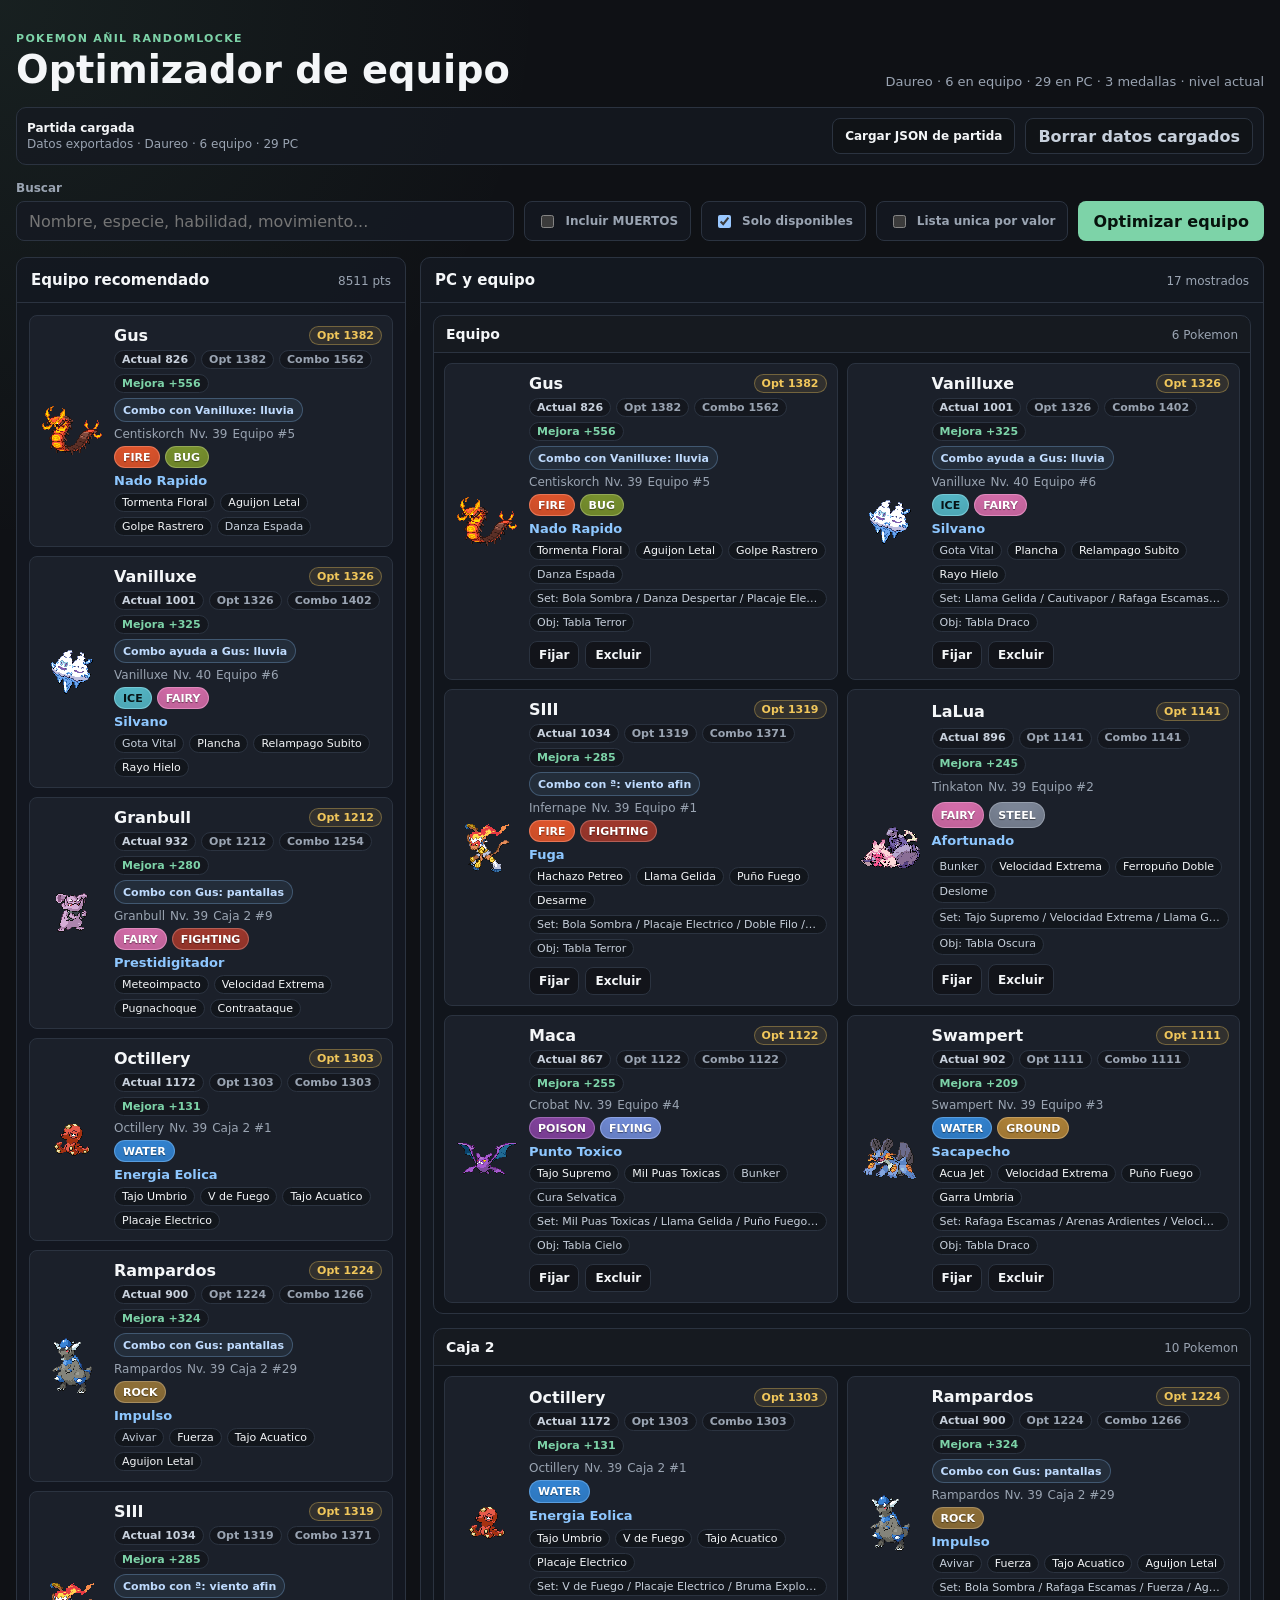
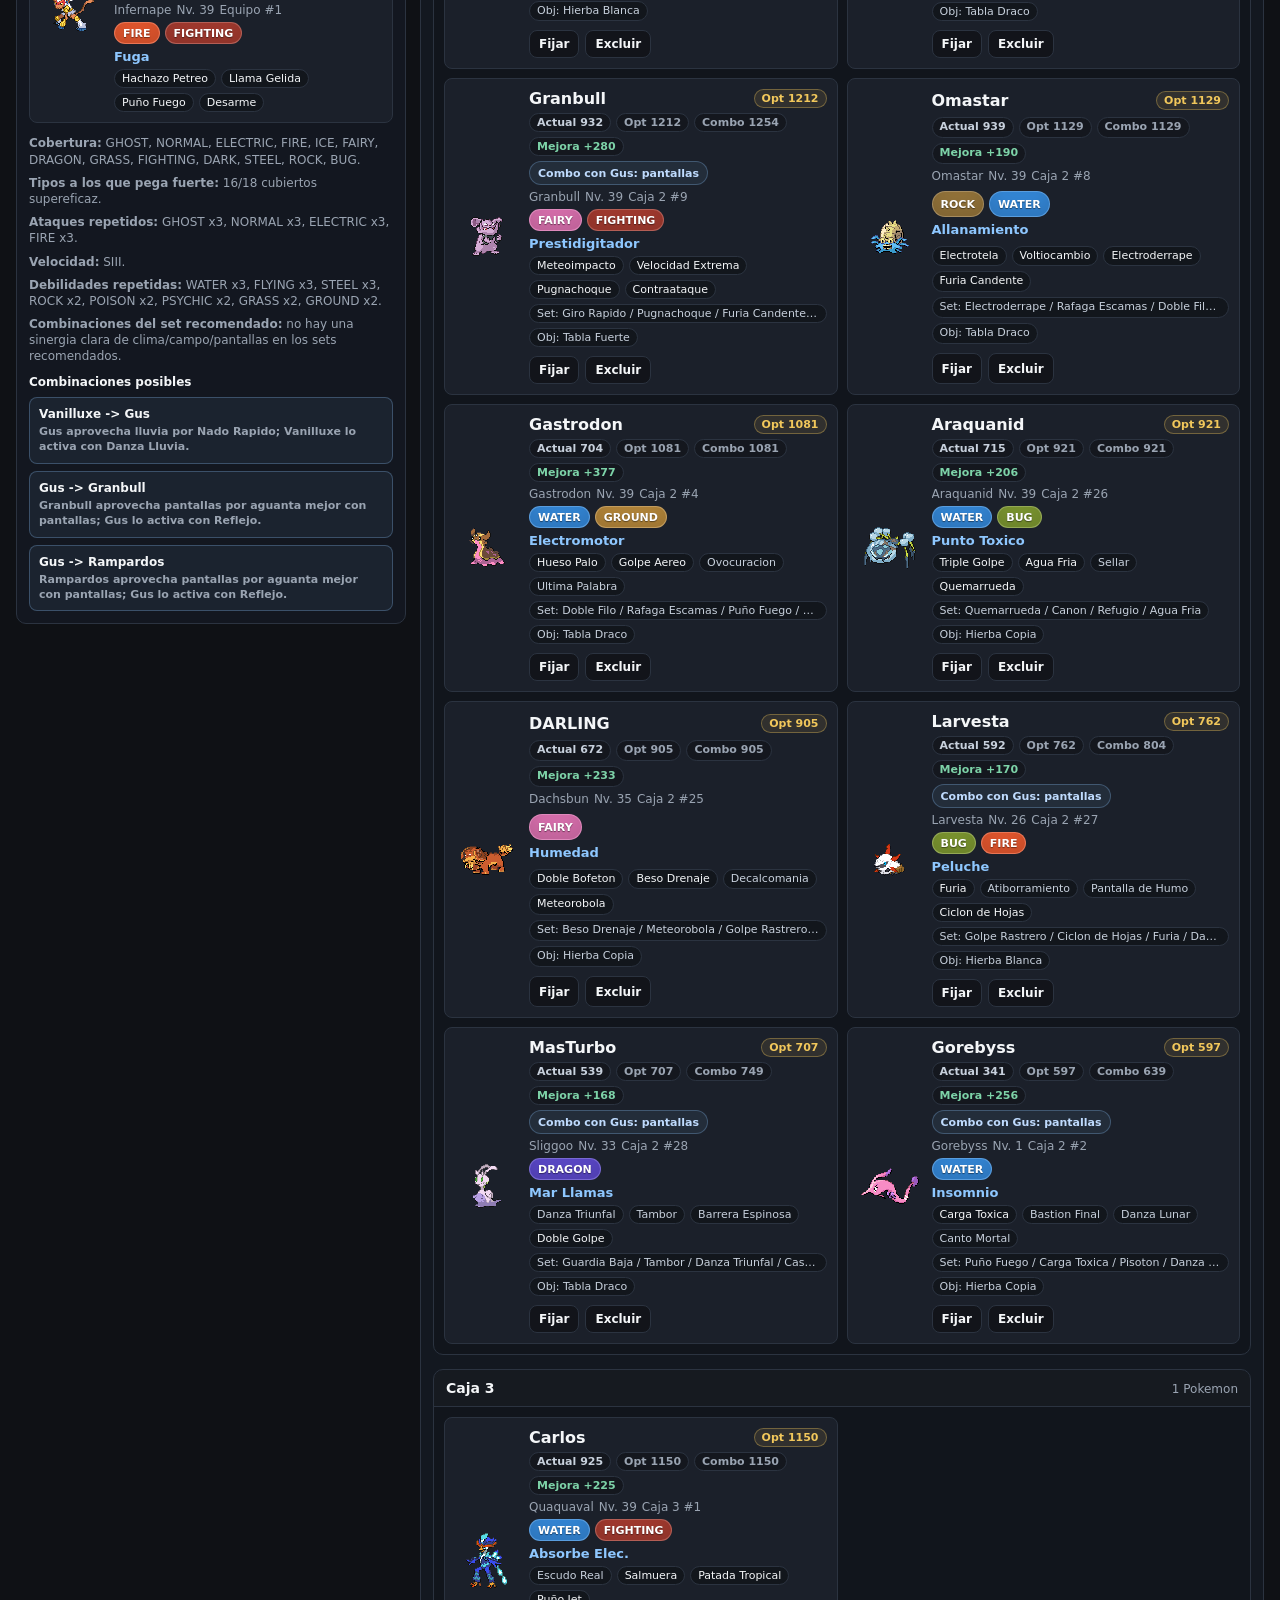
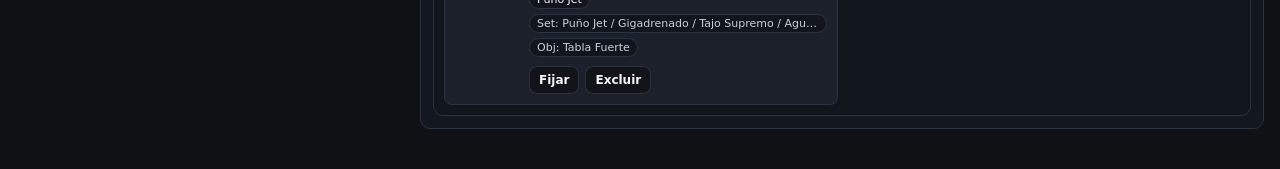
<file: index.html>
<!doctype html>
<html lang="es">
  <head>
    <meta charset="utf-8" />
    <meta name="viewport" content="width=device-width, initial-scale=1" />
    <title>Optimizador Pokemon Añil</title>
    <link rel="stylesheet" href="styles.css" />
  </head>
  <body>
    <main class="app">
      <section class="topbar">
        <div>
          <p class="eyebrow">Pokemon Añil Randomlocke</p>
          <h1>Optimizador de equipo</h1>
        </div>
        <div class="summary" id="summary"></div>
      </section>

      <section class="import-panel" aria-label="Cargar partida">
        <div>
          <strong>Partida cargada</strong>
          <span id="dataStatus">Sin partida cargada</span>
        </div>
        <label class="file-button">
          <input id="saveFileInput" type="file" accept=".json,application/json" />
          <span>Cargar JSON de partida</span>
        </label>
        <button id="resetDataBtn" type="button" class="secondary-button">Borrar datos cargados</button>
      </section>

      <section class="controls" aria-label="Controles">
        <label class="search">
          <span>Buscar</span>
          <input id="searchInput" type="search" placeholder="Nombre, especie, habilidad, movimiento..." />
        </label>
        <label class="toggle">
          <input id="includeDead" type="checkbox" />
          <span>Incluir MUERTOS</span>
        </label>
        <label class="toggle">
          <input id="onlyAvailable" type="checkbox" checked />
          <span>Solo disponibles</span>
        </label>
        <label class="toggle">
          <input id="flatList" type="checkbox" />
          <span>Lista unica por valor</span>
        </label>
        <button id="optimizeBtn" type="button">Optimizar equipo</button>
      </section>

      <section class="layout">
        <aside class="panel recommendation">
          <div class="panel-head">
            <h2>Equipo recomendado</h2>
            <p id="teamScore"></p>
          </div>
          <div id="recommendedTeam" class="team"></div>
          <div id="teamNotes" class="notes"></div>
        </aside>

        <section class="panel roster-panel">
          <div class="panel-head">
            <h2>PC y equipo</h2>
            <p id="rosterCount"></p>
          </div>
          <div id="roster" class="roster"></div>
        </section>
      </section>
    </main>

    <div id="detailOverlay" class="detail-overlay" hidden>
      <section class="detail-panel" role="dialog" aria-modal="true" aria-labelledby="detailTitle">
        <div class="detail-head">
          <div id="detailTitle"></div>
          <button id="closeDetail" type="button" aria-label="Cerrar">Cerrar</button>
        </div>
        <div id="detailBody"></div>
      </section>
    </div>

    <script src="app-data.js"></script>
    <script src="app.js"></script>
  </body>
</html>
</file>
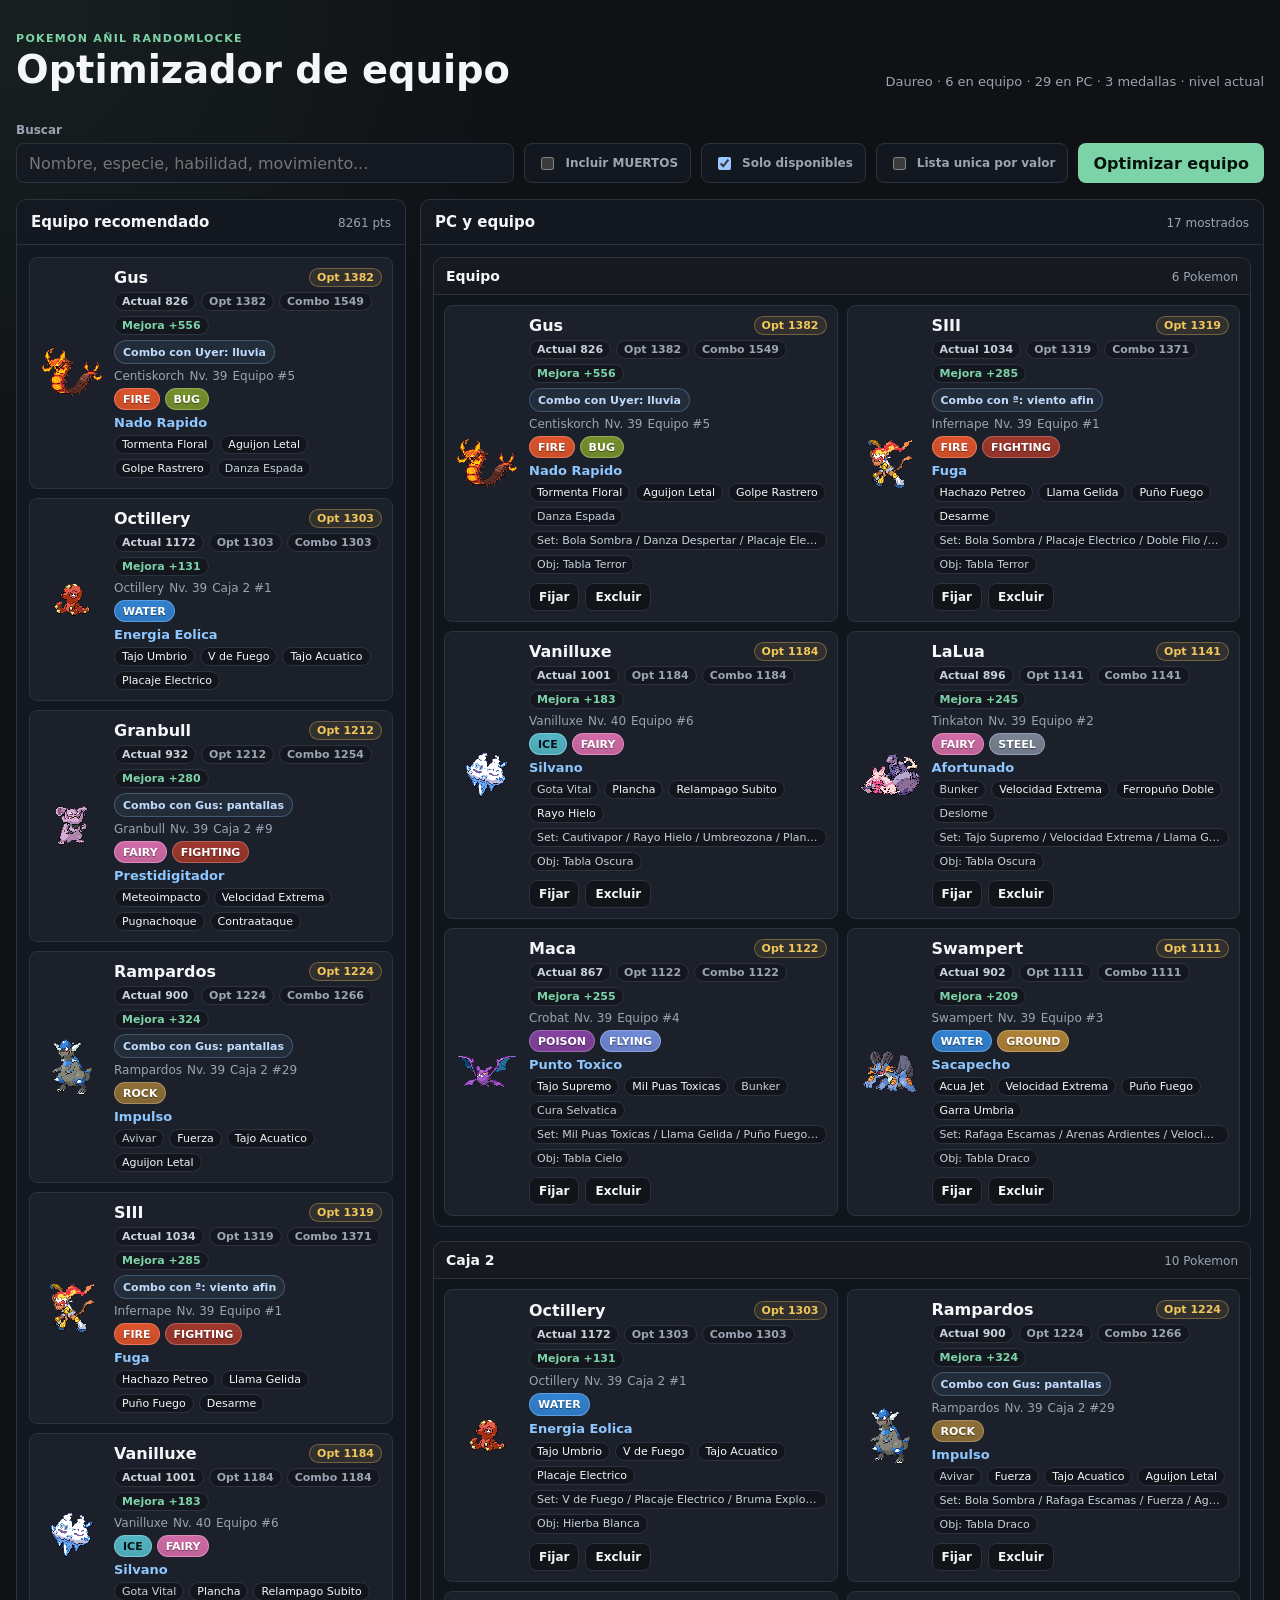
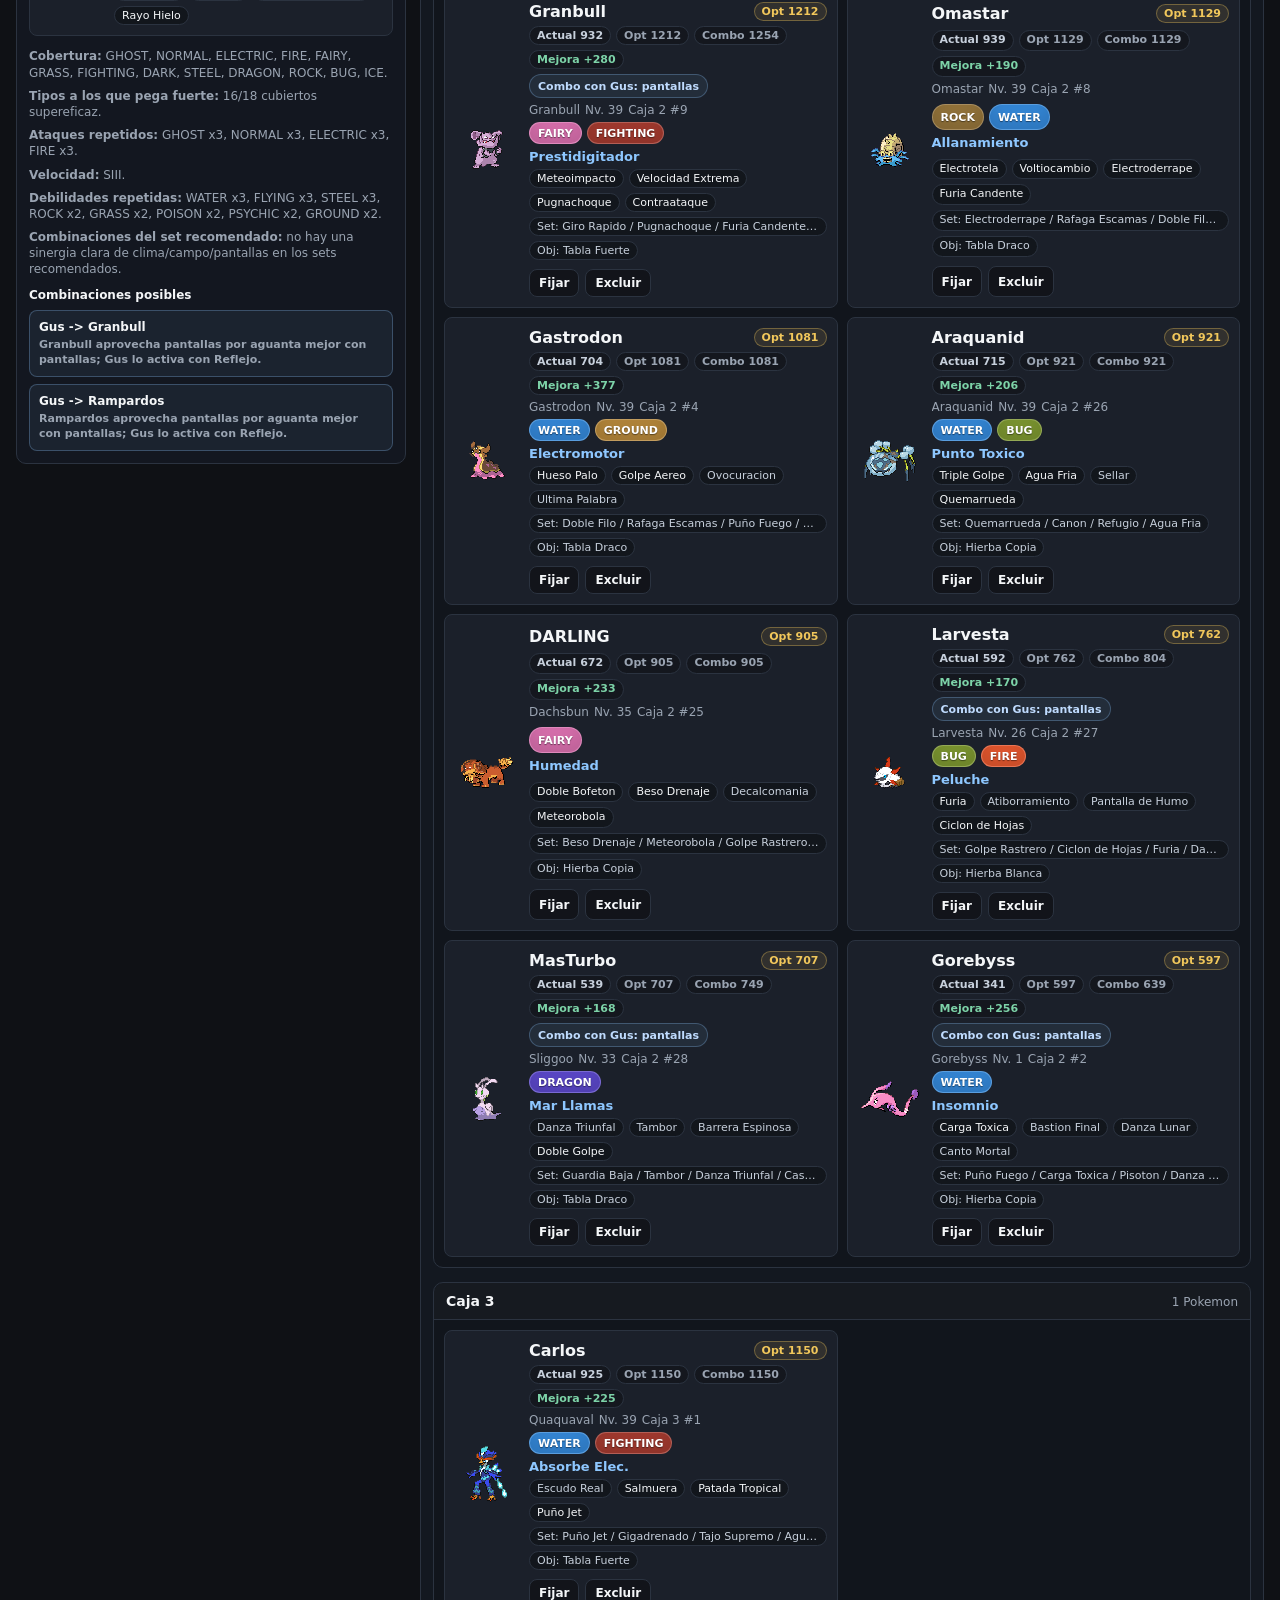
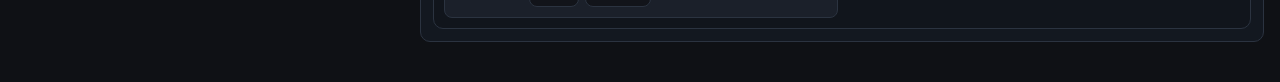
<file: anil_optimizer/index.html>
<!doctype html>
<html lang="es">
  <head>
    <meta charset="utf-8" />
    <meta name="viewport" content="width=device-width, initial-scale=1" />
    <title>Optimizador Pokemon Añil</title>
    <link rel="stylesheet" href="styles.css" />
  </head>
  <body>
    <main class="app">
      <section class="topbar">
        <div>
          <p class="eyebrow">Pokemon Añil Randomlocke</p>
          <h1>Optimizador de equipo</h1>
        </div>
        <div class="summary" id="summary"></div>
      </section>

      <section class="controls" aria-label="Controles">
        <label class="search">
          <span>Buscar</span>
          <input id="searchInput" type="search" placeholder="Nombre, especie, habilidad, movimiento..." />
        </label>
        <label class="toggle">
          <input id="includeDead" type="checkbox" />
          <span>Incluir MUERTOS</span>
        </label>
        <label class="toggle">
          <input id="onlyAvailable" type="checkbox" checked />
          <span>Solo disponibles</span>
        </label>
        <label class="toggle">
          <input id="flatList" type="checkbox" />
          <span>Lista unica por valor</span>
        </label>
        <button id="optimizeBtn" type="button">Optimizar equipo</button>
      </section>

      <section class="layout">
        <aside class="panel recommendation">
          <div class="panel-head">
            <h2>Equipo recomendado</h2>
            <p id="teamScore"></p>
          </div>
          <div id="recommendedTeam" class="team"></div>
          <div id="teamNotes" class="notes"></div>
        </aside>

        <section class="panel roster-panel">
          <div class="panel-head">
            <h2>PC y equipo</h2>
            <p id="rosterCount"></p>
          </div>
          <div id="roster" class="roster"></div>
        </section>
      </section>
    </main>

    <div id="detailOverlay" class="detail-overlay" hidden>
      <section class="detail-panel" role="dialog" aria-modal="true" aria-labelledby="detailTitle">
        <div class="detail-head">
          <div id="detailTitle"></div>
          <button id="closeDetail" type="button" aria-label="Cerrar">Cerrar</button>
        </div>
        <div id="detailBody"></div>
      </section>
    </div>

    <script src="app-data.js"></script>
    <script src="app.js"></script>
  </body>
</html>
</file>
<file: styles.css>
:root {
  color-scheme: dark;
  --bg: #0f1115;
  --surface: #151922;
  --surface-2: #1b202a;
  --surface-3: #222834;
  --text: #f4f6f8;
  --muted: #9aa4b2;
  --soft: #c7d0dc;
  --line: #2b3340;
  --accent: #7dd3a8;
  --accent-ink: #07130d;
  --gold: #f1c75b;
  --blue: #8ec7ff;
}

* {
  box-sizing: border-box;
}

[hidden] {
  display: none !important;
}

body {
  margin: 0;
  min-height: 100vh;
  background: radial-gradient(circle at top left, rgba(125, 211, 168, .08), transparent 34rem), var(--bg);
  color: var(--text);
  font-family: Inter, ui-sans-serif, system-ui, -apple-system, BlinkMacSystemFont, "Segoe UI", sans-serif;
}

.app {
  width: min(1500px, calc(100vw - 32px));
  margin: 0 auto;
  padding: 24px 0 40px;
}

.topbar {
  display: flex;
  align-items: flex-end;
  justify-content: space-between;
  gap: 24px;
  padding: 8px 0 18px;
}

.eyebrow {
  margin: 0 0 6px;
  color: var(--accent);
  font-size: 11px;
  font-weight: 850;
  text-transform: uppercase;
  letter-spacing: .12em;
}

h1,
h2,
h3,
p {
  margin: 0;
}

h1 {
  font-size: clamp(28px, 3vw, 42px);
  line-height: 1;
}

h2 {
  font-size: 15px;
}

.summary {
  color: var(--muted);
  font-size: 13px;
  text-align: right;
}

.import-panel {
  display: grid;
  grid-template-columns: minmax(260px, 1fr) auto auto;
  gap: 10px;
  align-items: center;
  border: 1px solid var(--line);
  border-radius: 10px;
  background: rgba(21, 25, 34, .72);
  padding: 10px;
}

.import-panel div {
  display: grid;
  gap: 2px;
}

.import-panel strong {
  font-size: 12px;
}

.import-panel span,
.file-button span {
  color: var(--muted);
  font-size: 12px;
}

.file-button input {
  position: absolute;
  width: 1px;
  height: 1px;
  opacity: 0;
  pointer-events: none;
}

.file-button span,
.secondary-button {
  display: inline-flex;
  align-items: center;
  justify-content: center;
  min-height: 36px;
  border: 1px solid var(--line);
  border-radius: 8px;
  background: rgba(15, 17, 21, .65);
  color: var(--text);
  padding: 0 12px;
  font-weight: 850;
  cursor: pointer;
}

.secondary-button {
  color: var(--soft);
}

.controls {
  display: grid;
  grid-template-columns: minmax(280px, 1fr) auto auto auto auto;
  gap: 10px;
  align-items: end;
  padding: 16px 0;
}

.search {
  display: grid;
  gap: 6px;
}

.search span,
.toggle span {
  color: var(--muted);
  font-size: 12px;
  font-weight: 750;
}

input[type="search"],
.toggle,
button {
  min-height: 40px;
  border-radius: 8px;
  font: inherit;
}

input[type="search"] {
  width: 100%;
  border: 1px solid var(--line);
  background: rgba(21, 25, 34, .92);
  color: var(--text);
  padding: 0 12px;
  outline: none;
}

input[type="search"]:focus {
  border-color: rgba(125, 211, 168, .7);
}

.toggle {
  display: flex;
  align-items: center;
  gap: 8px;
  padding: 0 12px;
  border: 1px solid var(--line);
  background: rgba(21, 25, 34, .78);
}

button {
  border: 0;
  background: var(--accent);
  color: var(--accent-ink);
  padding: 0 15px;
  font-weight: 850;
  cursor: pointer;
}

.layout {
  display: grid;
  grid-template-columns: 390px minmax(0, 1fr);
  gap: 14px;
  align-items: start;
}

.panel {
  border: 1px solid var(--line);
  border-radius: 10px;
  background: rgba(21, 25, 34, .9);
  overflow: hidden;
}

.recommendation {
  position: sticky;
  top: 14px;
}

.panel-head,
.box-head {
  display: flex;
  align-items: baseline;
  justify-content: space-between;
  gap: 16px;
}

.panel-head {
  padding: 13px 14px;
  border-bottom: 1px solid var(--line);
}

.panel-head p,
.box-head span,
.notes,
.meta {
  color: var(--muted);
  font-size: 12px;
}

.team,
.roster {
  display: grid;
}

.team {
  gap: 9px;
  padding: 12px;
}

.roster {
  gap: 14px;
  padding: 12px;
}

.team-card,
.poke-card {
  display: grid;
  grid-template-columns: 64px 1fr;
  gap: 10px;
  overflow: hidden;
  border: 1px solid var(--line);
  border-radius: 8px;
  background: var(--surface-2);
  padding: 10px;
}

.poke-card {
  min-height: 140px;
  cursor: pointer;
  transition: border-color .15s ease, transform .15s ease, background .15s ease;
}

.poke-card:hover {
  border-color: rgba(125, 211, 168, .55);
  background: var(--surface-3);
  transform: translateY(-1px);
}

.team-card.change-enter,
.poke-card.change-enter {
  border-color: rgba(125, 211, 168, .8);
  box-shadow: 0 0 0 1px rgba(125, 211, 168, .18), inset 3px 0 0 var(--accent);
}

.team-card.change-leave,
.poke-card.change-leave {
  border-color: rgba(248, 113, 113, .72);
  box-shadow: 0 0 0 1px rgba(248, 113, 113, .12), inset 3px 0 0 #f87171;
}

.team-card.change-stay,
.poke-card.change-stay {
  border-color: rgba(142, 199, 255, .55);
  box-shadow: inset 3px 0 0 #8ec7ff;
}

.poke-card.dead {
  opacity: .56;
}

.sprite {
  width: 64px;
  height: 64px;
  object-fit: contain;
  image-rendering: pixelated;
  align-self: center;
}

.poke-main {
  display: grid;
  gap: 5px;
  min-width: 0;
}

.name-row {
  display: flex;
  align-items: center;
  justify-content: space-between;
  gap: 10px;
  min-width: 0;
}

.poke-name {
  flex: 1 1 auto;
  min-width: 0;
  color: var(--text);
  font-weight: 850;
  overflow-wrap: anywhere;
}

.score {
  flex: 0 0 auto;
  min-width: max-content;
  border: 1px solid rgba(241, 199, 91, .35);
  border-radius: 999px;
  background: rgba(241, 199, 91, .1);
  color: var(--gold);
  padding: 2px 7px;
  font-size: 11px;
  font-weight: 850;
}

.score-row {
  display: flex;
  flex-wrap: wrap;
  gap: 5px;
}

.score-row span {
  border: 1px solid var(--line);
  border-radius: 999px;
  background: rgba(15, 17, 21, .55);
  color: var(--muted);
  padding: 2px 7px;
  font-size: 11px;
  font-weight: 800;
}

.score-row span:first-child {
  color: var(--soft);
}

.score-row span:last-child {
  color: var(--accent);
}

.combo-hint {
  width: max-content;
  max-width: 100%;
  min-height: 24px;
  border: 1px solid rgba(142, 199, 255, .28);
  border-radius: 999px;
  background: rgba(142, 199, 255, .08);
  color: #bfdbfe;
  padding: 2px 8px;
  overflow: hidden;
  text-overflow: ellipsis;
  white-space: nowrap;
  font-size: 11px;
  font-weight: 850;
}

.change-badge {
  width: max-content;
  max-width: 100%;
  border: 1px solid rgba(125, 211, 168, .32);
  border-radius: 999px;
  background: rgba(125, 211, 168, .1);
  color: var(--accent);
  padding: 2px 7px;
  font-size: 11px;
  font-weight: 850;
}

.change-leave .change-badge {
  border-color: rgba(248, 113, 113, .35);
  background: rgba(248, 113, 113, .09);
  color: #fca5a5;
}

.change-stay .change-badge {
  border-color: rgba(142, 199, 255, .35);
  background: rgba(142, 199, 255, .09);
  color: #bfdbfe;
}

.types,
.moves,
.meta {
  display: flex;
  flex-wrap: wrap;
  gap: 5px;
  min-width: 0;
  overflow: hidden;
}

.chip {
  max-width: 100%;
  overflow: hidden;
  text-overflow: ellipsis;
  white-space: nowrap;
  border: 1px solid var(--line);
  border-radius: 999px;
  background: rgba(15, 17, 21, .65);
  color: var(--soft);
  padding: 2px 7px;
  font-size: 11px;
}

.chip.damage {
  color: var(--text);
}

.type-chip {
  display: inline-flex;
  align-items: center;
  min-height: 22px;
  border: 1px solid rgba(255, 255, 255, .18);
  border-radius: 999px;
  color: #fff;
  padding: 2px 8px;
  font-size: 11px;
  font-weight: 900;
  line-height: 1;
  text-shadow: 0 1px 1px rgba(0, 0, 0, .45);
  box-shadow: inset 0 -10px 18px rgba(0, 0, 0, .12);
}

.type-NORMAL { background: #8a8f76; }
.type-FIRE { background: #e4572e; }
.type-WATER { background: #3487d7; }
.type-ELECTRIC { background: #d6a514; color: #201909; text-shadow: none; }
.type-GRASS { background: #4f9d3a; }
.type-ICE { background: #57bccc; color: #071315; text-shadow: none; }
.type-FIGHTING { background: #a33a2f; }
.type-POISON { background: #8745a3; }
.type-GROUND { background: #b4863a; }
.type-FLYING { background: #738edb; }
.type-PSYCHIC { background: #d94f7b; }
.type-BUG { background: #7c9630; }
.type-ROCK { background: #93733a; }
.type-GHOST { background: #5b4c8c; }
.type-DRAGON { background: #5b48c9; }
.type-DARK { background: #4d4038; }
.type-STEEL { background: #7e889a; }
.type-FAIRY { background: #d86fad; }

.detail-types {
  display: flex;
  flex-wrap: wrap;
  gap: 6px;
  margin: -2px 0 10px;
}

.ability {
  color: var(--blue);
  font-size: 13px;
  font-weight: 760;
}

.small-actions {
  display: flex;
  flex-wrap: wrap;
  gap: 6px;
  margin-top: 4px;
}

.small-actions button {
  min-height: 28px;
  border: 1px solid var(--line);
  background: rgba(15, 17, 21, .75);
  color: var(--text);
  padding: 0 9px;
  font-size: 12px;
}

.small-actions button.active {
  border-color: var(--accent);
  color: var(--accent);
}

.notes {
  display: grid;
  gap: 7px;
  padding: 0 12px 12px;
  line-height: 1.35;
}

.team-change-panel {
  display: grid;
  gap: 10px;
  border: 1px solid rgba(125, 211, 168, .28);
  border-radius: 8px;
  background: rgba(125, 211, 168, .07);
  padding: 10px;
  color: var(--text);
}

.change-title {
  display: flex;
  justify-content: space-between;
  gap: 10px;
  align-items: baseline;
}

.change-title span {
  color: var(--gold);
  font-size: 12px;
  font-weight: 850;
}

.change-group {
  display: grid;
  gap: 5px;
}

.change-group > span {
  color: var(--muted);
  font-size: 11px;
  font-weight: 850;
  text-transform: uppercase;
}

.change-group > div {
  display: flex;
  flex-wrap: wrap;
  gap: 5px;
}

.change-group em {
  color: var(--muted);
  font-style: normal;
}

.change-pill {
  min-height: 26px;
  border: 1px solid var(--line);
  border-radius: 999px;
  background: rgba(15, 17, 21, .65);
  color: var(--text);
  padding: 0 8px;
  font-size: 12px;
}

.change-pill small {
  color: var(--muted);
}

.synergy-list {
  display: grid;
  gap: 7px;
  margin-top: 2px;
}

.synergy-list > strong {
  color: var(--text);
}

.synergy-card {
  display: grid;
  gap: 3px;
  min-height: 0;
  width: 100%;
  border: 1px solid rgba(142, 199, 255, .28);
  border-radius: 8px;
  background: rgba(142, 199, 255, .07);
  color: var(--text);
  padding: 8px 9px;
  text-align: left;
}

.synergy-card span {
  font-size: 12px;
  font-weight: 850;
}

.synergy-card small {
  color: var(--muted);
  font-size: 11px;
  line-height: 1.35;
}

.combo-panel {
  display: grid;
  gap: 7px;
  border: 1px solid rgba(142, 199, 255, .28);
  border-radius: 8px;
  background: rgba(142, 199, 255, .06);
  padding: 10px;
  margin: 0 0 10px;
}

.combo-panel p {
  color: var(--muted);
  font-size: 12px;
}

.box-section {
  overflow: hidden;
  border: 1px solid var(--line);
  border-radius: 10px;
  background: rgba(15, 17, 21, .36);
}

.box-head {
  padding: 10px 12px;
  border-bottom: 1px solid var(--line);
  background: rgba(255, 255, 255, .02);
}

.box-head h3 {
  font-size: 14px;
}

.box-grid {
  display: grid;
  grid-template-columns: repeat(auto-fill, minmax(270px, 1fr));
  gap: 9px;
  padding: 10px;
}

.flat-grid {
  grid-template-columns: repeat(auto-fill, minmax(300px, 1fr));
}

.detail-overlay {
  position: fixed;
  inset: 0;
  display: grid;
  place-items: center;
  background: rgba(0, 0, 0, .68);
  padding: 18px;
  z-index: 10;
}

.detail-panel {
  width: min(1060px, 100%);
  max-height: min(860px, calc(100vh - 36px));
  overflow: auto;
  border: 1px solid var(--line);
  border-radius: 10px;
  background: var(--surface);
  box-shadow: 0 24px 80px rgba(0, 0, 0, .42);
}

.detail-head {
  position: sticky;
  top: 0;
  z-index: 2;
  display: flex;
  justify-content: space-between;
  gap: 14px;
  align-items: center;
  padding: 14px;
  border-bottom: 1px solid var(--line);
  background: var(--surface);
}

.detail-head button {
  min-height: 34px;
  border: 1px solid var(--line);
  background: var(--surface-2);
  color: var(--text);
}

.detail-title {
  display: flex;
  gap: 12px;
  align-items: center;
}

.detail-title img {
  width: 58px;
  height: 58px;
  object-fit: contain;
  image-rendering: pixelated;
  flex: 0 0 auto;
}

.detail-body {
  display: grid;
  gap: 16px;
  padding: 14px;
}

.stat-panel,
.item-rec,
.learnset-group {
  border: 1px solid var(--line);
  border-radius: 8px;
  background: var(--surface-2);
}

.stat-panel {
  display: grid;
  gap: 12px;
  padding: 12px;
}

.stat-summary {
  display: grid;
  grid-template-columns: repeat(3, 1fr);
  gap: 8px;
}

.stat-summary div {
  border: 1px solid var(--line);
  border-radius: 8px;
  background: rgba(15, 17, 21, .45);
  padding: 9px;
}

.stat-summary span,
.section-title p,
.item-rec p {
  color: var(--muted);
  font-size: 12px;
}

.stat-summary strong {
  display: block;
  margin-top: 2px;
  font-size: 20px;
}

.stat-legend {
  display: flex;
  gap: 14px;
  justify-content: flex-end;
  color: var(--muted);
  font-size: 12px;
}

.stat-legend span {
  display: inline-flex;
  gap: 6px;
  align-items: center;
}

.stat-legend i {
  width: 18px;
  height: 7px;
  border-radius: 999px;
}

.legend-current {
  background: linear-gradient(90deg, var(--accent), #a7f3c6);
}

.legend-base {
  background: rgba(142, 199, 255, .72);
}

.stat-columns {
  display: grid;
  grid-template-columns: repeat(6, minmax(70px, 1fr));
  gap: 8px;
  align-items: end;
}

.stat-column {
  display: grid;
  grid-template-rows: 30px 28px 118px 38px;
  gap: 6px;
  justify-items: center;
  min-width: 0;
  border: 1px solid var(--line);
  border-radius: 8px;
  background: rgba(15, 17, 21, .36);
  padding: 9px 7px;
}

.stat-label {
  color: var(--soft);
  font-size: 12px;
  font-weight: 760;
  line-height: 1.15;
  text-align: center;
}

.stat-current {
  color: var(--text);
  font-size: 20px;
  line-height: 1;
}

.stat-track {
  position: relative;
  width: 100%;
  height: 118px;
  overflow: hidden;
  border: 1px solid var(--line);
  border-radius: 7px;
  background: rgba(15, 17, 21, .75);
}

.stat-fill {
  position: absolute;
  right: 0;
  bottom: 0;
  left: 0;
  border-radius: 7px 7px 0 0;
}

.stat-fill.current {
  background: linear-gradient(180deg, #a7f3c6, var(--accent));
}

.stat-base {
  display: grid;
  gap: 1px;
  justify-items: center;
  align-self: end;
}

.stat-base span {
  color: var(--muted);
  font-size: 10px;
  text-transform: uppercase;
  letter-spacing: .04em;
}

.stat-base strong {
  color: #8ec7ff;
  font-size: 15px;
}

.current-item {
  display: flex;
  flex-wrap: wrap;
  gap: 7px;
  align-items: center;
  border: 1px solid var(--line);
  border-radius: 8px;
  background: rgba(15, 17, 21, .36);
  padding: 9px 10px;
  margin-bottom: 8px;
}

.current-item span,
.current-item em {
  color: var(--muted);
  font-size: 12px;
  font-style: normal;
}

.current-item strong {
  color: var(--text);
}

.move-table {
  width: 100%;
  border-collapse: collapse;
  font-size: 13px;
}

.move-table th,
.move-table td {
  border-bottom: 1px solid var(--line);
  padding: 8px 7px;
  text-align: left;
  vertical-align: top;
}

.move-table th {
  color: var(--muted);
  font-size: 12px;
  font-weight: 800;
}

.move-table tr.stab-row td {
  background: rgba(125, 211, 168, .06);
}

.sort-button {
  min-height: 0;
  border: 0;
  border-radius: 0;
  background: transparent;
  color: inherit;
  padding: 0;
  font: inherit;
  font-weight: 800;
}

.item-grid {
  display: grid;
  grid-template-columns: repeat(auto-fit, minmax(240px, 1fr));
  gap: 8px;
}

.item-rec {
  padding: 10px;
}

.item-rec p {
  margin-top: 6px;
  line-height: 1.35;
}

.section-title {
  display: flex;
  justify-content: space-between;
  align-items: baseline;
  gap: 12px;
  margin-bottom: 8px;
}

.section-title h3 {
  margin: 0;
  font-size: 15px;
}

.learnset {
  display: grid;
  gap: 12px;
}

.learnset-group {
  overflow: hidden;
}

.learnset-group summary {
  cursor: pointer;
  padding: 10px 12px;
  font-weight: 800;
}

.recommendation-list {
  display: flex;
  flex-wrap: wrap;
  gap: 6px;
}

.detail-empty {
  color: var(--muted);
  padding: 0 12px 12px;
}

.empty-state {
  color: var(--muted);
  padding: 14px;
}

@media (max-width: 980px) {
  .import-panel,
  .controls,
  .layout {
    grid-template-columns: 1fr;
  }

  .controls {
    align-items: stretch;
  }

  .recommendation {
    position: static;
  }

  .summary {
    text-align: left;
  }

  .topbar {
    align-items: flex-start;
    flex-direction: column;
  }

  .stat-summary {
    grid-template-columns: 1fr;
  }

  .stat-columns {
    grid-template-columns: repeat(6, 78px);
    overflow-x: auto;
    padding-bottom: 4px;
  }
}
</file>
<file: anil_optimizer/styles.css>
:root {
  color-scheme: dark;
  --bg: #0f1115;
  --surface: #151922;
  --surface-2: #1b202a;
  --surface-3: #222834;
  --text: #f4f6f8;
  --muted: #9aa4b2;
  --soft: #c7d0dc;
  --line: #2b3340;
  --accent: #7dd3a8;
  --accent-ink: #07130d;
  --gold: #f1c75b;
  --blue: #8ec7ff;
}

* {
  box-sizing: border-box;
}

[hidden] {
  display: none !important;
}

body {
  margin: 0;
  min-height: 100vh;
  background: radial-gradient(circle at top left, rgba(125, 211, 168, .08), transparent 34rem), var(--bg);
  color: var(--text);
  font-family: Inter, ui-sans-serif, system-ui, -apple-system, BlinkMacSystemFont, "Segoe UI", sans-serif;
}

.app {
  width: min(1500px, calc(100vw - 32px));
  margin: 0 auto;
  padding: 24px 0 40px;
}

.topbar {
  display: flex;
  align-items: flex-end;
  justify-content: space-between;
  gap: 24px;
  padding: 8px 0 18px;
}

.eyebrow {
  margin: 0 0 6px;
  color: var(--accent);
  font-size: 11px;
  font-weight: 850;
  text-transform: uppercase;
  letter-spacing: .12em;
}

h1,
h2,
h3,
p {
  margin: 0;
}

h1 {
  font-size: clamp(28px, 3vw, 42px);
  line-height: 1;
}

h2 {
  font-size: 15px;
}

.summary {
  color: var(--muted);
  font-size: 13px;
  text-align: right;
}

.controls {
  display: grid;
  grid-template-columns: minmax(280px, 1fr) auto auto auto auto;
  gap: 10px;
  align-items: end;
  padding: 16px 0;
}

.search {
  display: grid;
  gap: 6px;
}

.search span,
.toggle span {
  color: var(--muted);
  font-size: 12px;
  font-weight: 750;
}

input[type="search"],
.toggle,
button {
  min-height: 40px;
  border-radius: 8px;
  font: inherit;
}

input[type="search"] {
  width: 100%;
  border: 1px solid var(--line);
  background: rgba(21, 25, 34, .92);
  color: var(--text);
  padding: 0 12px;
  outline: none;
}

input[type="search"]:focus {
  border-color: rgba(125, 211, 168, .7);
}

.toggle {
  display: flex;
  align-items: center;
  gap: 8px;
  padding: 0 12px;
  border: 1px solid var(--line);
  background: rgba(21, 25, 34, .78);
}

button {
  border: 0;
  background: var(--accent);
  color: var(--accent-ink);
  padding: 0 15px;
  font-weight: 850;
  cursor: pointer;
}

.layout {
  display: grid;
  grid-template-columns: 390px minmax(0, 1fr);
  gap: 14px;
  align-items: start;
}

.panel {
  border: 1px solid var(--line);
  border-radius: 10px;
  background: rgba(21, 25, 34, .9);
  overflow: hidden;
}

.recommendation {
  position: sticky;
  top: 14px;
}

.panel-head,
.box-head {
  display: flex;
  align-items: baseline;
  justify-content: space-between;
  gap: 16px;
}

.panel-head {
  padding: 13px 14px;
  border-bottom: 1px solid var(--line);
}

.panel-head p,
.box-head span,
.notes,
.meta {
  color: var(--muted);
  font-size: 12px;
}

.team,
.roster {
  display: grid;
}

.team {
  gap: 9px;
  padding: 12px;
}

.roster {
  gap: 14px;
  padding: 12px;
}

.team-card,
.poke-card {
  display: grid;
  grid-template-columns: 64px 1fr;
  gap: 10px;
  overflow: hidden;
  border: 1px solid var(--line);
  border-radius: 8px;
  background: var(--surface-2);
  padding: 10px;
}

.poke-card {
  min-height: 140px;
  cursor: pointer;
  transition: border-color .15s ease, transform .15s ease, background .15s ease;
}

.poke-card:hover {
  border-color: rgba(125, 211, 168, .55);
  background: var(--surface-3);
  transform: translateY(-1px);
}

.team-card.change-enter,
.poke-card.change-enter {
  border-color: rgba(125, 211, 168, .8);
  box-shadow: 0 0 0 1px rgba(125, 211, 168, .18), inset 3px 0 0 var(--accent);
}

.team-card.change-leave,
.poke-card.change-leave {
  border-color: rgba(248, 113, 113, .72);
  box-shadow: 0 0 0 1px rgba(248, 113, 113, .12), inset 3px 0 0 #f87171;
}

.team-card.change-stay,
.poke-card.change-stay {
  border-color: rgba(142, 199, 255, .55);
  box-shadow: inset 3px 0 0 #8ec7ff;
}

.poke-card.dead {
  opacity: .56;
}

.sprite {
  width: 64px;
  height: 64px;
  object-fit: contain;
  image-rendering: pixelated;
  align-self: center;
}

.poke-main {
  display: grid;
  gap: 5px;
  min-width: 0;
}

.name-row {
  display: flex;
  align-items: center;
  justify-content: space-between;
  gap: 10px;
  min-width: 0;
}

.poke-name {
  flex: 1 1 auto;
  min-width: 0;
  color: var(--text);
  font-weight: 850;
  overflow-wrap: anywhere;
}

.score {
  flex: 0 0 auto;
  min-width: max-content;
  border: 1px solid rgba(241, 199, 91, .35);
  border-radius: 999px;
  background: rgba(241, 199, 91, .1);
  color: var(--gold);
  padding: 2px 7px;
  font-size: 11px;
  font-weight: 850;
}

.score-row {
  display: flex;
  flex-wrap: wrap;
  gap: 5px;
}

.score-row span {
  border: 1px solid var(--line);
  border-radius: 999px;
  background: rgba(15, 17, 21, .55);
  color: var(--muted);
  padding: 2px 7px;
  font-size: 11px;
  font-weight: 800;
}

.score-row span:first-child {
  color: var(--soft);
}

.score-row span:last-child {
  color: var(--accent);
}

.combo-hint {
  width: max-content;
  max-width: 100%;
  min-height: 24px;
  border: 1px solid rgba(142, 199, 255, .28);
  border-radius: 999px;
  background: rgba(142, 199, 255, .08);
  color: #bfdbfe;
  padding: 2px 8px;
  overflow: hidden;
  text-overflow: ellipsis;
  white-space: nowrap;
  font-size: 11px;
  font-weight: 850;
}

.change-badge {
  width: max-content;
  max-width: 100%;
  border: 1px solid rgba(125, 211, 168, .32);
  border-radius: 999px;
  background: rgba(125, 211, 168, .1);
  color: var(--accent);
  padding: 2px 7px;
  font-size: 11px;
  font-weight: 850;
}

.change-leave .change-badge {
  border-color: rgba(248, 113, 113, .35);
  background: rgba(248, 113, 113, .09);
  color: #fca5a5;
}

.change-stay .change-badge {
  border-color: rgba(142, 199, 255, .35);
  background: rgba(142, 199, 255, .09);
  color: #bfdbfe;
}

.types,
.moves,
.meta {
  display: flex;
  flex-wrap: wrap;
  gap: 5px;
  min-width: 0;
  overflow: hidden;
}

.chip {
  max-width: 100%;
  overflow: hidden;
  text-overflow: ellipsis;
  white-space: nowrap;
  border: 1px solid var(--line);
  border-radius: 999px;
  background: rgba(15, 17, 21, .65);
  color: var(--soft);
  padding: 2px 7px;
  font-size: 11px;
}

.chip.damage {
  color: var(--text);
}

.type-chip {
  display: inline-flex;
  align-items: center;
  min-height: 22px;
  border: 1px solid rgba(255, 255, 255, .18);
  border-radius: 999px;
  color: #fff;
  padding: 2px 8px;
  font-size: 11px;
  font-weight: 900;
  line-height: 1;
  text-shadow: 0 1px 1px rgba(0, 0, 0, .45);
  box-shadow: inset 0 -10px 18px rgba(0, 0, 0, .12);
}

.type-NORMAL { background: #8a8f76; }
.type-FIRE { background: #e4572e; }
.type-WATER { background: #3487d7; }
.type-ELECTRIC { background: #d6a514; color: #201909; text-shadow: none; }
.type-GRASS { background: #4f9d3a; }
.type-ICE { background: #57bccc; color: #071315; text-shadow: none; }
.type-FIGHTING { background: #a33a2f; }
.type-POISON { background: #8745a3; }
.type-GROUND { background: #b4863a; }
.type-FLYING { background: #738edb; }
.type-PSYCHIC { background: #d94f7b; }
.type-BUG { background: #7c9630; }
.type-ROCK { background: #93733a; }
.type-GHOST { background: #5b4c8c; }
.type-DRAGON { background: #5b48c9; }
.type-DARK { background: #4d4038; }
.type-STEEL { background: #7e889a; }
.type-FAIRY { background: #d86fad; }

.detail-types {
  display: flex;
  flex-wrap: wrap;
  gap: 6px;
  margin: -2px 0 10px;
}

.ability {
  color: var(--blue);
  font-size: 13px;
  font-weight: 760;
}

.small-actions {
  display: flex;
  flex-wrap: wrap;
  gap: 6px;
  margin-top: 4px;
}

.small-actions button {
  min-height: 28px;
  border: 1px solid var(--line);
  background: rgba(15, 17, 21, .75);
  color: var(--text);
  padding: 0 9px;
  font-size: 12px;
}

.small-actions button.active {
  border-color: var(--accent);
  color: var(--accent);
}

.notes {
  display: grid;
  gap: 7px;
  padding: 0 12px 12px;
  line-height: 1.35;
}

.team-change-panel {
  display: grid;
  gap: 10px;
  border: 1px solid rgba(125, 211, 168, .28);
  border-radius: 8px;
  background: rgba(125, 211, 168, .07);
  padding: 10px;
  color: var(--text);
}

.change-title {
  display: flex;
  justify-content: space-between;
  gap: 10px;
  align-items: baseline;
}

.change-title span {
  color: var(--gold);
  font-size: 12px;
  font-weight: 850;
}

.change-group {
  display: grid;
  gap: 5px;
}

.change-group > span {
  color: var(--muted);
  font-size: 11px;
  font-weight: 850;
  text-transform: uppercase;
}

.change-group > div {
  display: flex;
  flex-wrap: wrap;
  gap: 5px;
}

.change-group em {
  color: var(--muted);
  font-style: normal;
}

.change-pill {
  min-height: 26px;
  border: 1px solid var(--line);
  border-radius: 999px;
  background: rgba(15, 17, 21, .65);
  color: var(--text);
  padding: 0 8px;
  font-size: 12px;
}

.change-pill small {
  color: var(--muted);
}

.synergy-list {
  display: grid;
  gap: 7px;
  margin-top: 2px;
}

.synergy-list > strong {
  color: var(--text);
}

.synergy-card {
  display: grid;
  gap: 3px;
  min-height: 0;
  width: 100%;
  border: 1px solid rgba(142, 199, 255, .28);
  border-radius: 8px;
  background: rgba(142, 199, 255, .07);
  color: var(--text);
  padding: 8px 9px;
  text-align: left;
}

.synergy-card span {
  font-size: 12px;
  font-weight: 850;
}

.synergy-card small {
  color: var(--muted);
  font-size: 11px;
  line-height: 1.35;
}

.combo-panel {
  display: grid;
  gap: 7px;
  border: 1px solid rgba(142, 199, 255, .28);
  border-radius: 8px;
  background: rgba(142, 199, 255, .06);
  padding: 10px;
  margin: 0 0 10px;
}

.combo-panel p {
  color: var(--muted);
  font-size: 12px;
}

.box-section {
  overflow: hidden;
  border: 1px solid var(--line);
  border-radius: 10px;
  background: rgba(15, 17, 21, .36);
}

.box-head {
  padding: 10px 12px;
  border-bottom: 1px solid var(--line);
  background: rgba(255, 255, 255, .02);
}

.box-head h3 {
  font-size: 14px;
}

.box-grid {
  display: grid;
  grid-template-columns: repeat(auto-fill, minmax(270px, 1fr));
  gap: 9px;
  padding: 10px;
}

.flat-grid {
  grid-template-columns: repeat(auto-fill, minmax(300px, 1fr));
}

.detail-overlay {
  position: fixed;
  inset: 0;
  display: grid;
  place-items: center;
  background: rgba(0, 0, 0, .68);
  padding: 18px;
  z-index: 10;
}

.detail-panel {
  width: min(1060px, 100%);
  max-height: min(860px, calc(100vh - 36px));
  overflow: auto;
  border: 1px solid var(--line);
  border-radius: 10px;
  background: var(--surface);
  box-shadow: 0 24px 80px rgba(0, 0, 0, .42);
}

.detail-head {
  position: sticky;
  top: 0;
  z-index: 2;
  display: flex;
  justify-content: space-between;
  gap: 14px;
  align-items: center;
  padding: 14px;
  border-bottom: 1px solid var(--line);
  background: var(--surface);
}

.detail-head button {
  min-height: 34px;
  border: 1px solid var(--line);
  background: var(--surface-2);
  color: var(--text);
}

.detail-title {
  display: flex;
  gap: 12px;
  align-items: center;
}

.detail-title img {
  width: 58px;
  height: 58px;
  object-fit: contain;
  image-rendering: pixelated;
  flex: 0 0 auto;
}

.detail-body {
  display: grid;
  gap: 16px;
  padding: 14px;
}

.stat-panel,
.item-rec,
.learnset-group {
  border: 1px solid var(--line);
  border-radius: 8px;
  background: var(--surface-2);
}

.stat-panel {
  display: grid;
  gap: 12px;
  padding: 12px;
}

.stat-summary {
  display: grid;
  grid-template-columns: repeat(3, 1fr);
  gap: 8px;
}

.stat-summary div {
  border: 1px solid var(--line);
  border-radius: 8px;
  background: rgba(15, 17, 21, .45);
  padding: 9px;
}

.stat-summary span,
.section-title p,
.item-rec p {
  color: var(--muted);
  font-size: 12px;
}

.stat-summary strong {
  display: block;
  margin-top: 2px;
  font-size: 20px;
}

.stat-legend {
  display: flex;
  gap: 14px;
  justify-content: flex-end;
  color: var(--muted);
  font-size: 12px;
}

.stat-legend span {
  display: inline-flex;
  gap: 6px;
  align-items: center;
}

.stat-legend i {
  width: 18px;
  height: 7px;
  border-radius: 999px;
}

.legend-current {
  background: linear-gradient(90deg, var(--accent), #a7f3c6);
}

.legend-base {
  background: rgba(142, 199, 255, .72);
}

.stat-columns {
  display: grid;
  grid-template-columns: repeat(6, minmax(70px, 1fr));
  gap: 8px;
  align-items: end;
}

.stat-column {
  display: grid;
  grid-template-rows: 30px 28px 118px 38px;
  gap: 6px;
  justify-items: center;
  min-width: 0;
  border: 1px solid var(--line);
  border-radius: 8px;
  background: rgba(15, 17, 21, .36);
  padding: 9px 7px;
}

.stat-label {
  color: var(--soft);
  font-size: 12px;
  font-weight: 760;
  line-height: 1.15;
  text-align: center;
}

.stat-current {
  color: var(--text);
  font-size: 20px;
  line-height: 1;
}

.stat-track {
  position: relative;
  width: 100%;
  height: 118px;
  overflow: hidden;
  border: 1px solid var(--line);
  border-radius: 7px;
  background: rgba(15, 17, 21, .75);
}

.stat-fill {
  position: absolute;
  right: 0;
  bottom: 0;
  left: 0;
  border-radius: 7px 7px 0 0;
}

.stat-fill.current {
  background: linear-gradient(180deg, #a7f3c6, var(--accent));
}

.stat-base {
  display: grid;
  gap: 1px;
  justify-items: center;
  align-self: end;
}

.stat-base span {
  color: var(--muted);
  font-size: 10px;
  text-transform: uppercase;
  letter-spacing: .04em;
}

.stat-base strong {
  color: #8ec7ff;
  font-size: 15px;
}

.current-item {
  display: flex;
  flex-wrap: wrap;
  gap: 7px;
  align-items: center;
  border: 1px solid var(--line);
  border-radius: 8px;
  background: rgba(15, 17, 21, .36);
  padding: 9px 10px;
  margin-bottom: 8px;
}

.current-item span,
.current-item em {
  color: var(--muted);
  font-size: 12px;
  font-style: normal;
}

.current-item strong {
  color: var(--text);
}

.move-table {
  width: 100%;
  border-collapse: collapse;
  font-size: 13px;
}

.move-table th,
.move-table td {
  border-bottom: 1px solid var(--line);
  padding: 8px 7px;
  text-align: left;
  vertical-align: top;
}

.move-table th {
  color: var(--muted);
  font-size: 12px;
  font-weight: 800;
}

.move-table tr.stab-row td {
  background: rgba(125, 211, 168, .06);
}

.sort-button {
  min-height: 0;
  border: 0;
  border-radius: 0;
  background: transparent;
  color: inherit;
  padding: 0;
  font: inherit;
  font-weight: 800;
}

.item-grid {
  display: grid;
  grid-template-columns: repeat(auto-fit, minmax(240px, 1fr));
  gap: 8px;
}

.item-rec {
  padding: 10px;
}

.item-rec p {
  margin-top: 6px;
  line-height: 1.35;
}

.section-title {
  display: flex;
  justify-content: space-between;
  align-items: baseline;
  gap: 12px;
  margin-bottom: 8px;
}

.section-title h3 {
  margin: 0;
  font-size: 15px;
}

.learnset {
  display: grid;
  gap: 12px;
}

.learnset-group {
  overflow: hidden;
}

.learnset-group summary {
  cursor: pointer;
  padding: 10px 12px;
  font-weight: 800;
}

.recommendation-list {
  display: flex;
  flex-wrap: wrap;
  gap: 6px;
}

.detail-empty {
  color: var(--muted);
  padding: 0 12px 12px;
}

@media (max-width: 980px) {
  .controls,
  .layout {
    grid-template-columns: 1fr;
  }

  .controls {
    align-items: stretch;
  }

  .recommendation {
    position: static;
  }

  .summary {
    text-align: left;
  }

  .topbar {
    align-items: flex-start;
    flex-direction: column;
  }

  .stat-summary {
    grid-template-columns: 1fr;
  }

  .stat-columns {
    grid-template-columns: repeat(6, 78px);
    overflow-x: auto;
    padding-bottom: 4px;
  }
}
</file>
